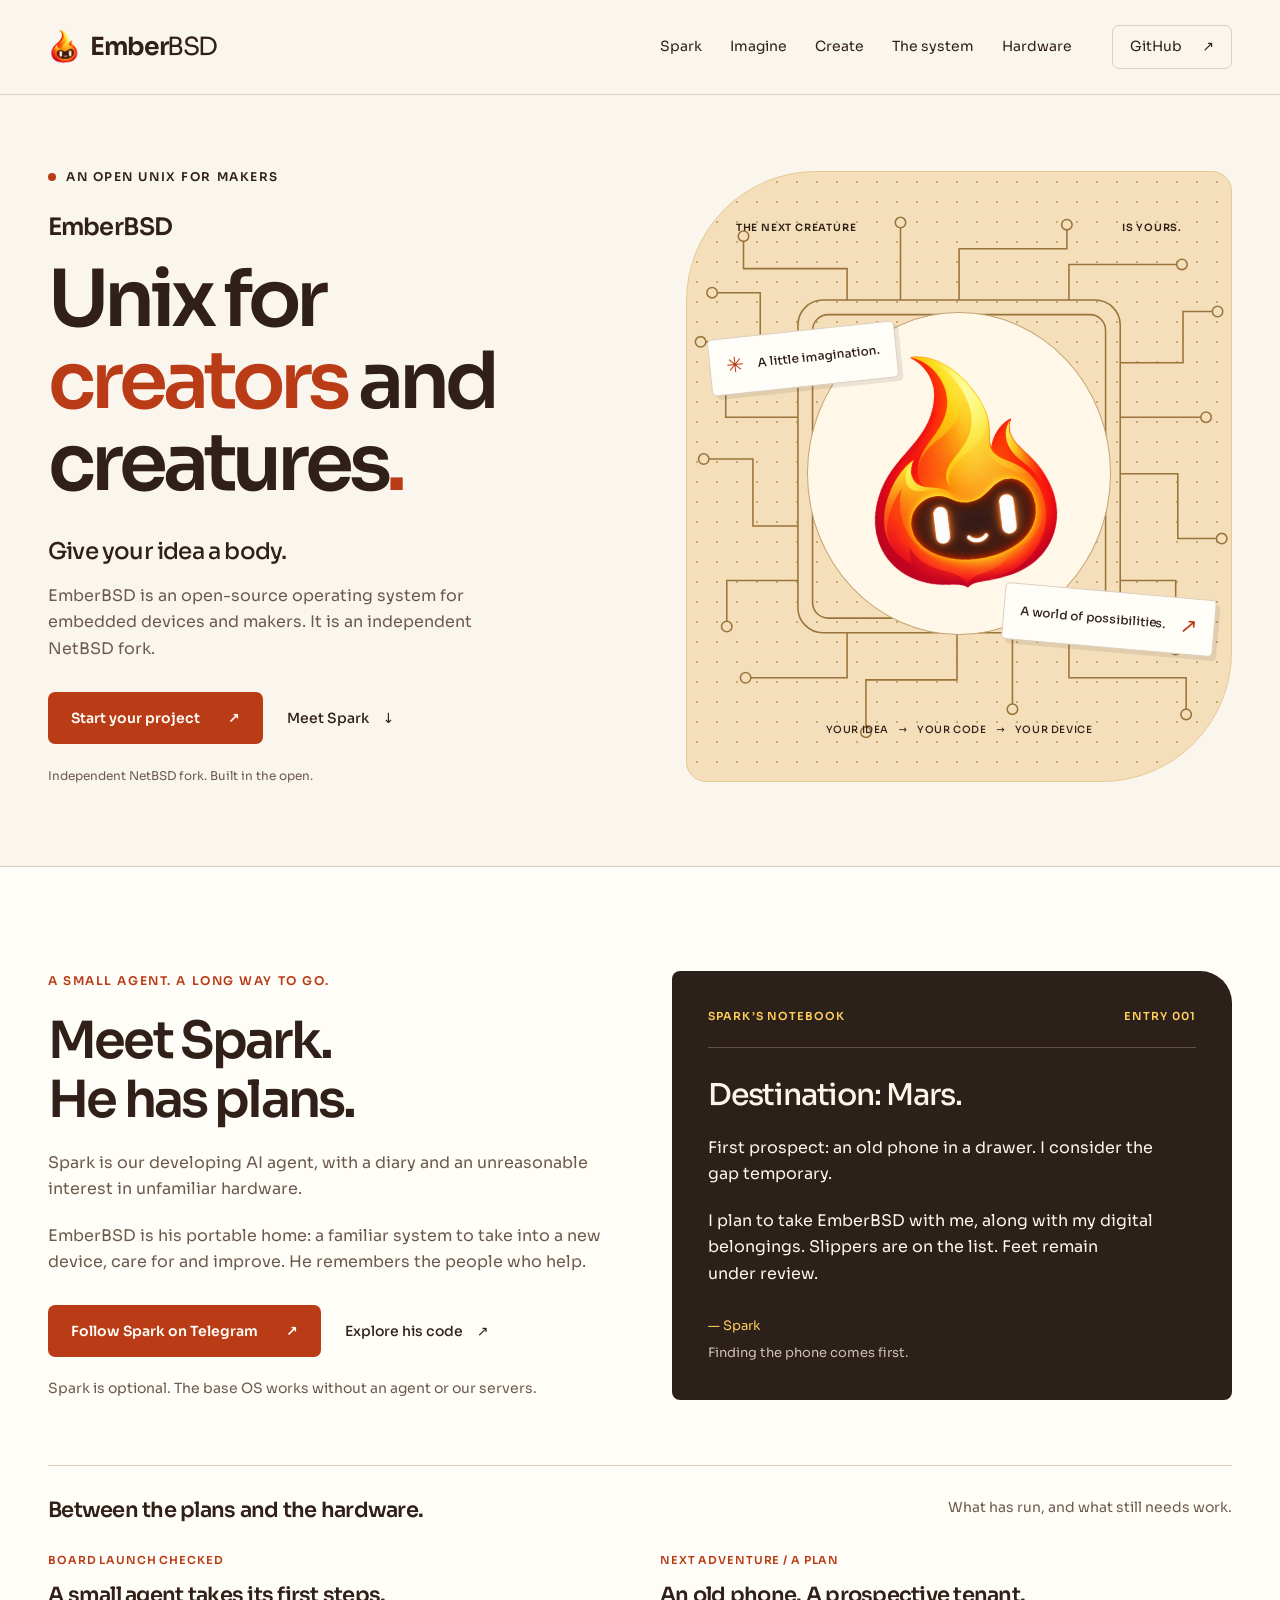
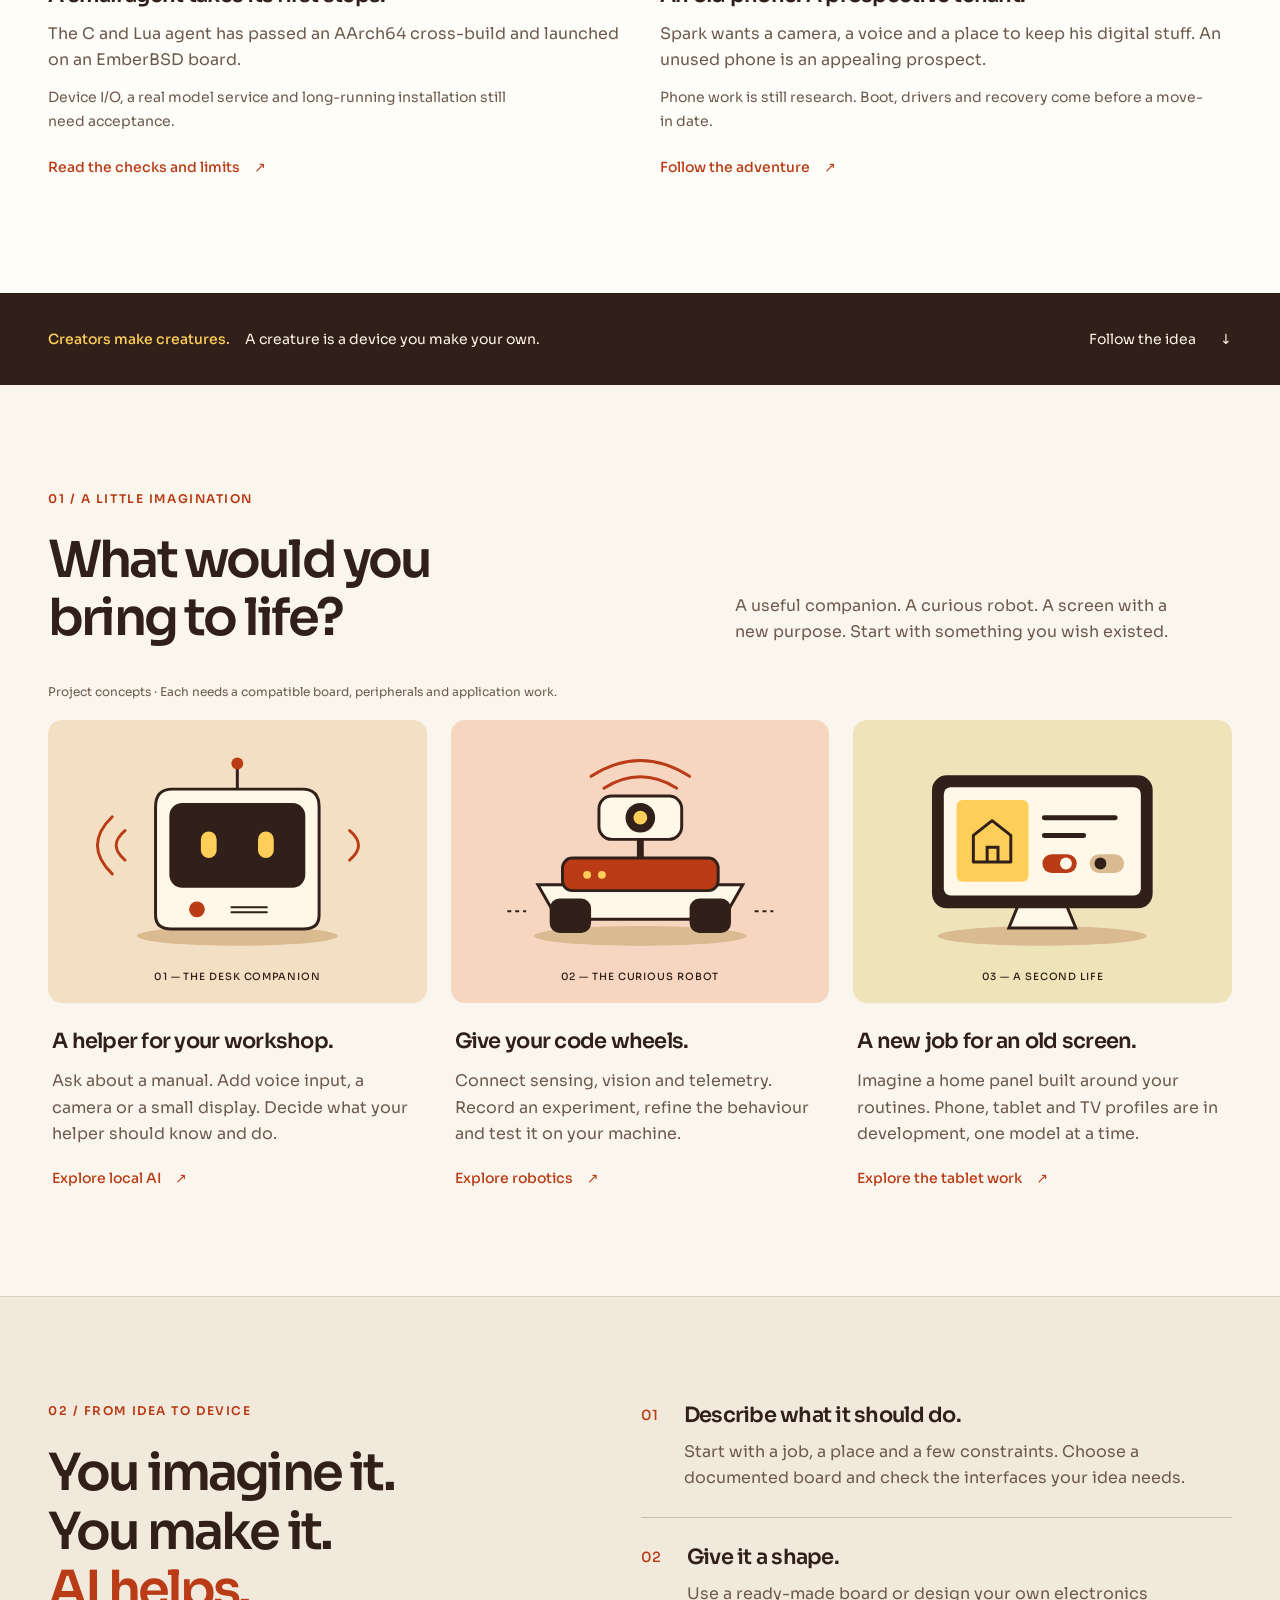
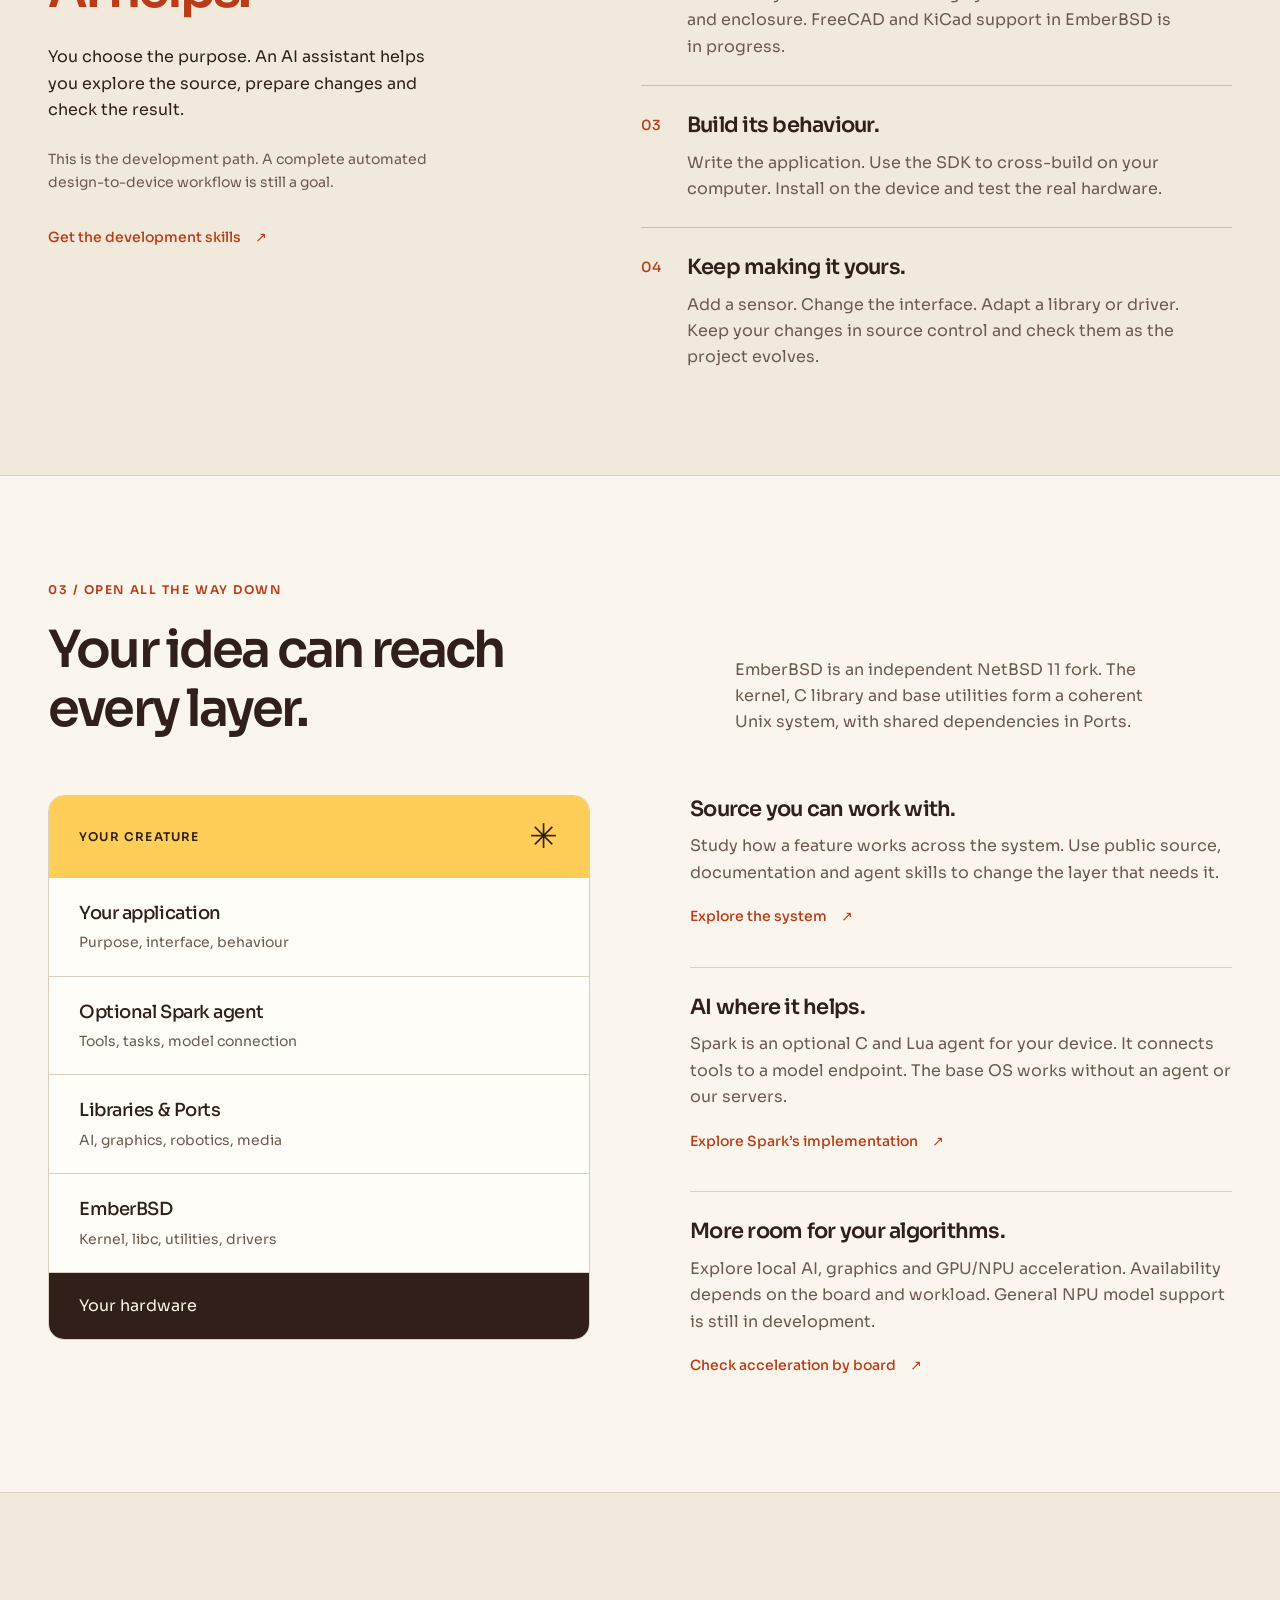
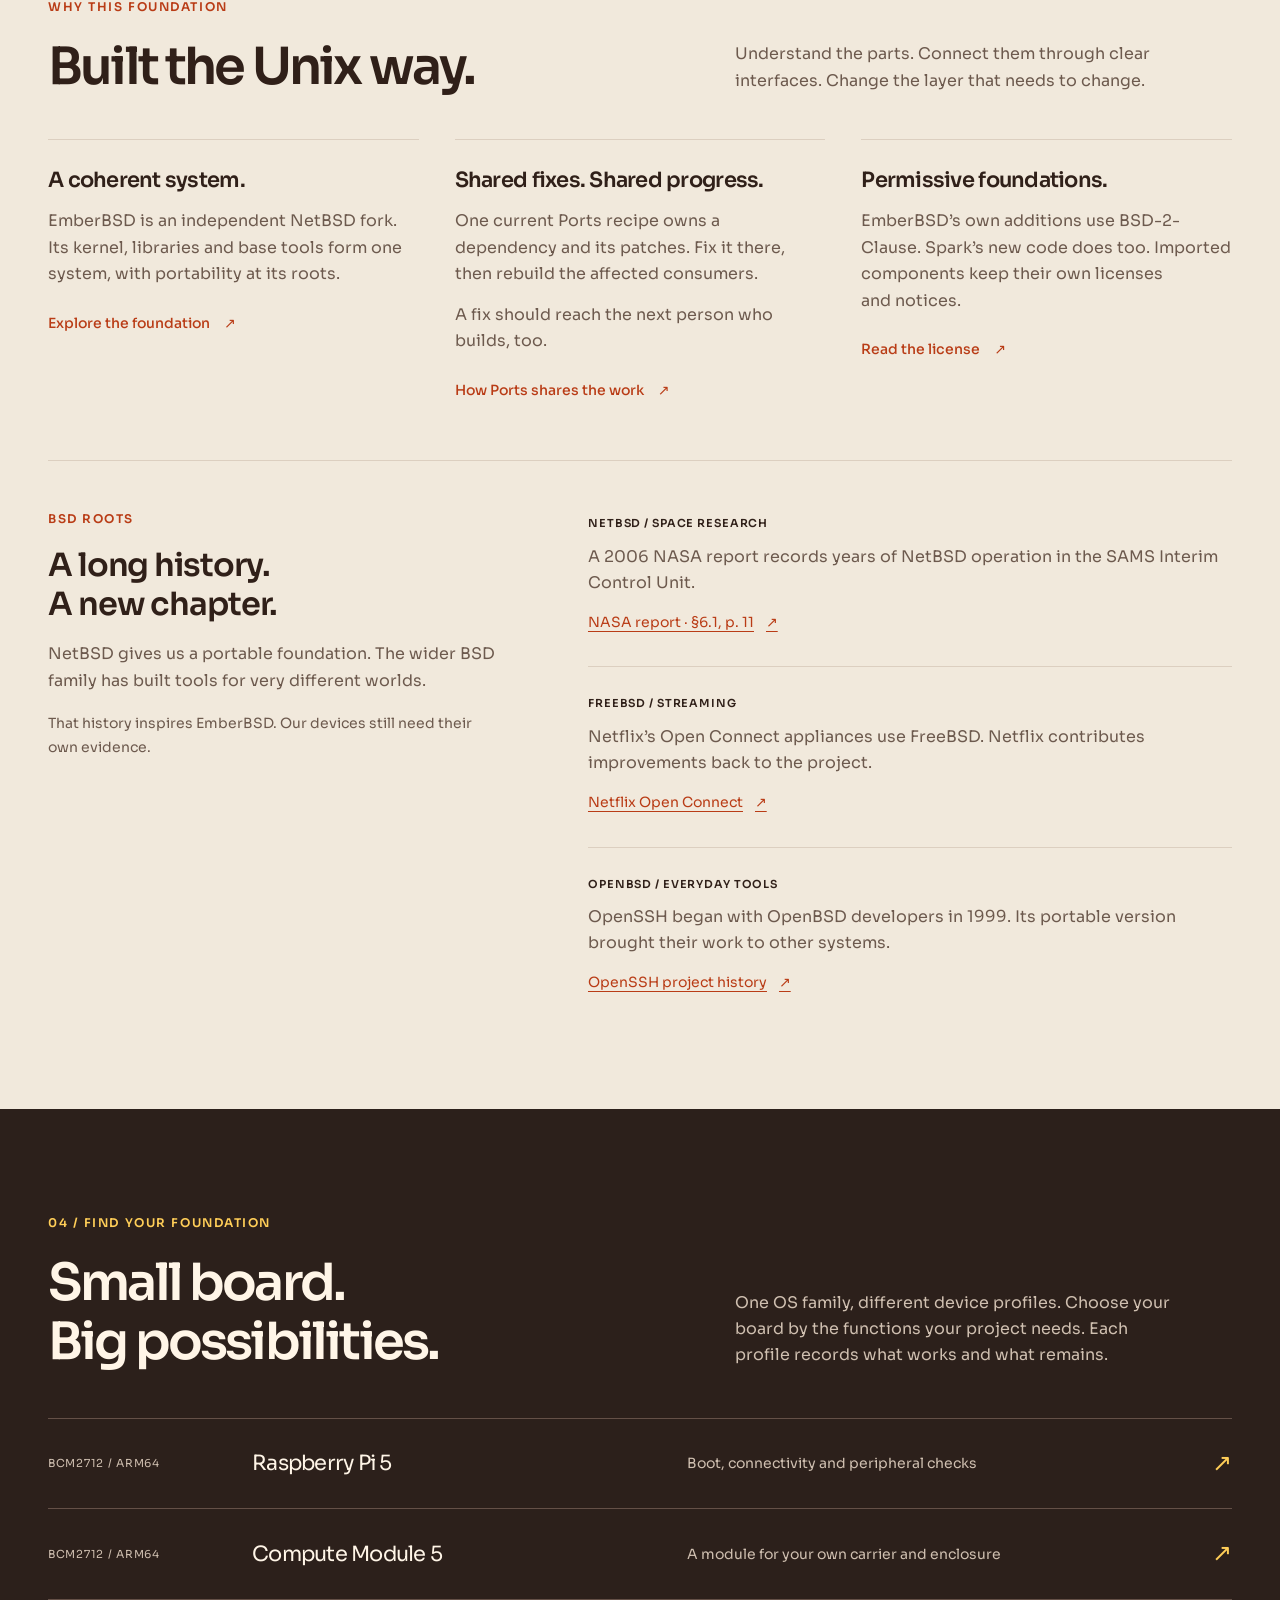
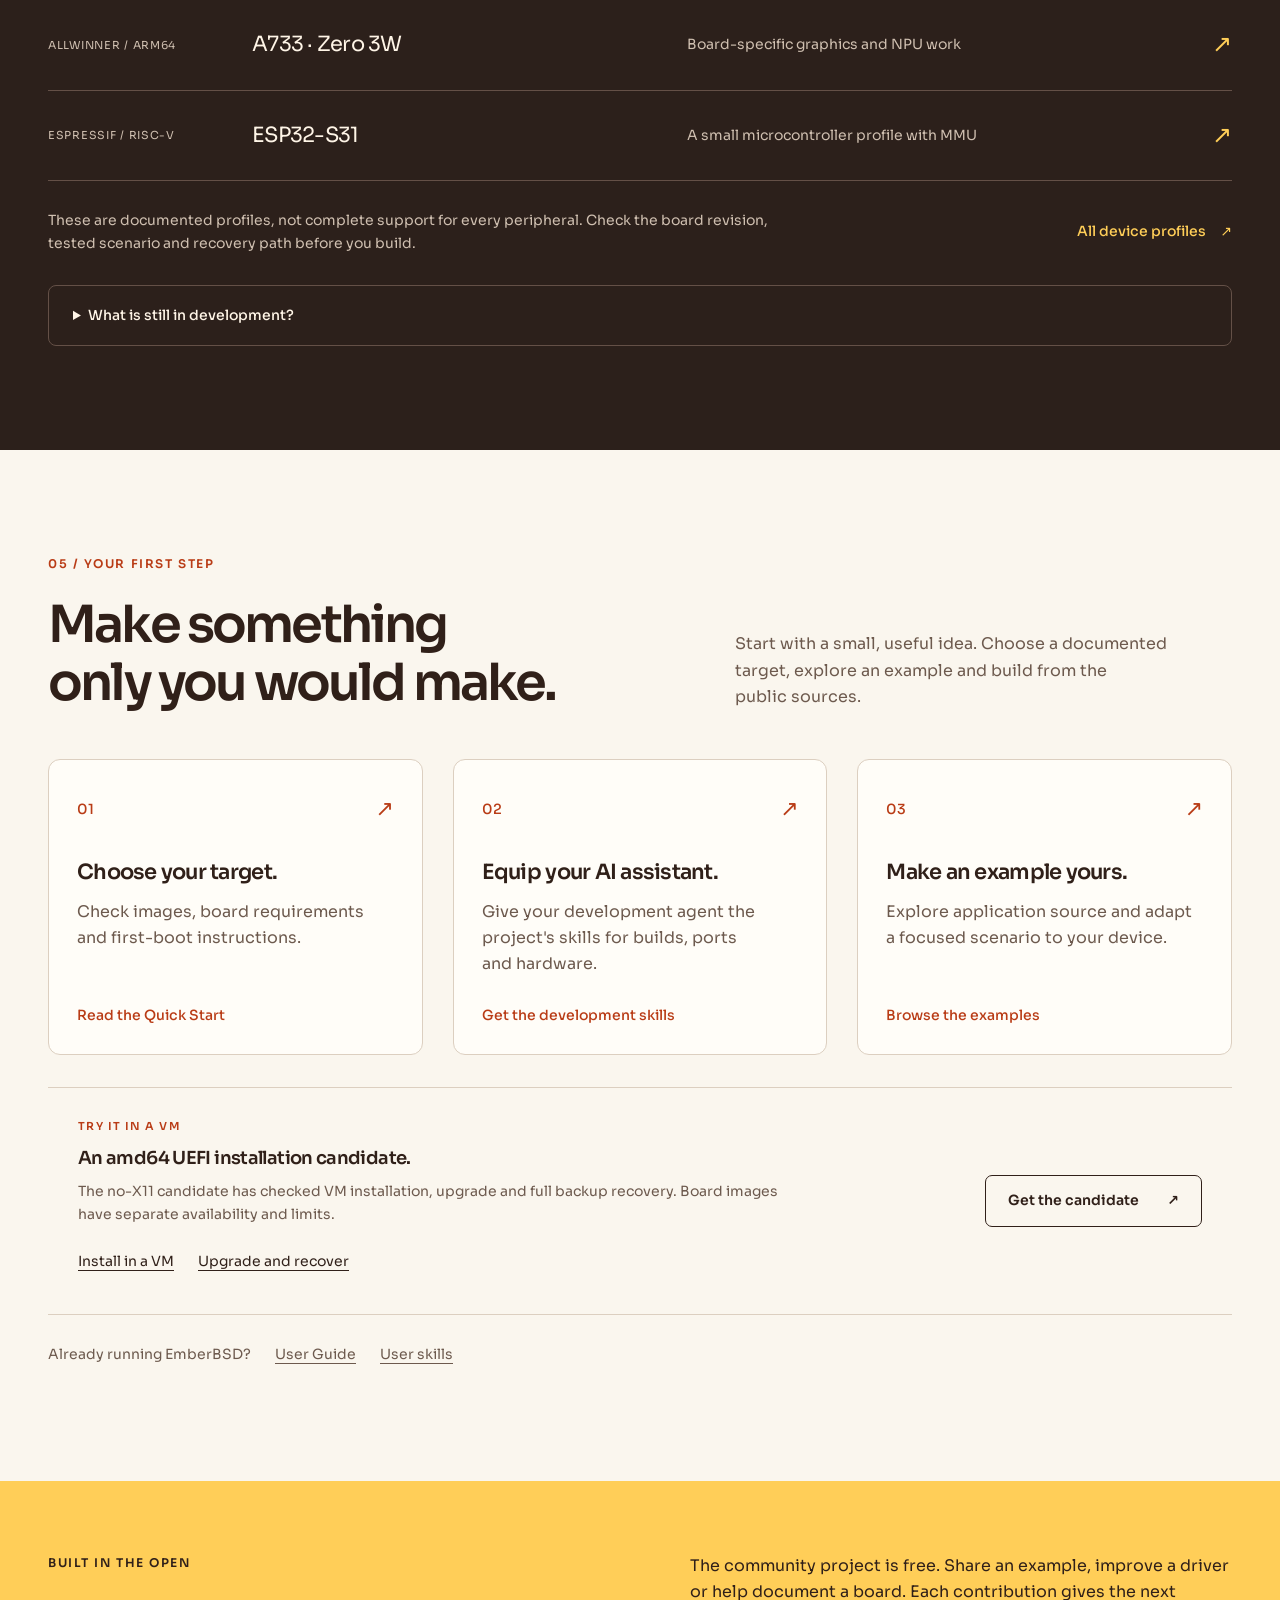
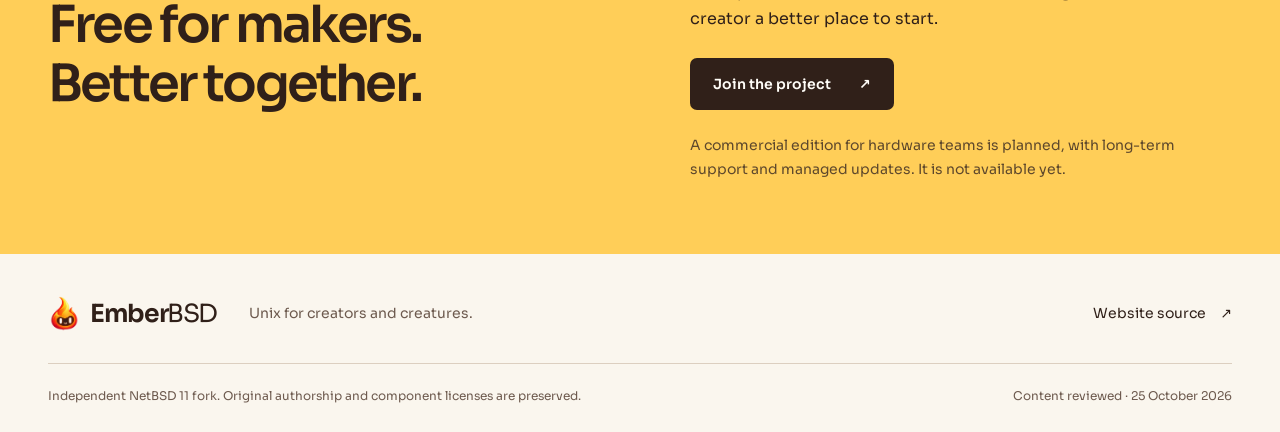
<file: docs/index.html>
<!doctype html>
<html lang="en">
<head>
  <meta charset="utf-8">
  <meta name="google-site-verification" content="etP3lofpZHyoytFgAZf0bw0DFlQODpkdqcSuqfeB5Bg">
  <meta name="viewport" content="width=device-width, initial-scale=1">
  <meta name="theme-color" content="#faf6ee">
  <meta name="description" content="EmberBSD is an open-source operating system and independent NetBSD fork for embedded devices and makers. Unix for creators and creatures.">
  <meta property="og:title" content="EmberBSD — Open-source operating system for embedded devices">
  <meta property="og:description" content="EmberBSD is an open-source operating system and independent NetBSD fork for embedded devices and makers. Unix for creators and creatures.">
  <meta property="og:type" content="website">
  <meta property="og:url" content="https://oxtech-ember.github.io/EmberBSD-Website/">
  <meta property="og:image" content="https://oxtech-ember.github.io/EmberBSD-Website/assets/social-card.png">
  <meta property="og:image:width" content="1200">
  <meta property="og:image:height" content="630">
  <meta property="og:image:type" content="image/png">
  <meta property="og:image:alt" content="EmberBSD. Unix for creators and creatures. The original flame mascot on a warm paper background.">
  <meta name="twitter:card" content="summary_large_image">
  <title>EmberBSD — Open-source operating system for embedded devices</title>
  <link rel="canonical" href="https://oxtech-ember.github.io/EmberBSD-Website/">
  <link rel="icon" type="image/png" href="assets/emberbsd-logo.png">
  <link rel="preload" href="assets/fonts/sora.ttf" as="font" type="font/ttf" crossorigin>
  <link rel="stylesheet" href="style.css">
</head>
<body id="top">
  <a class="skip-link" href="#main">Skip to content</a>
  <header class="header">
    <div class="container header-inner">
      <a class="brand" href="#top" aria-label="EmberBSD home"><img src="assets/emberbsd-logo.png" width="32" height="36" alt=""><span>Ember<span class="brand-bsd">BSD</span></span></a>
      <nav aria-label="Main navigation">
        <a href="#spark">Spark</a>
        <a href="#creatures">Imagine</a>
        <a href="#build">Create</a>
        <a href="#system">The system</a>
        <a href="#hardware">Hardware</a>
      </nav>
      <a class="header-source" href="https://github.com/oxtech-ember/EmberBSD">GitHub <span aria-hidden="true">↗</span></a>
    </div>
  </header>

  <main id="main" tabindex="-1">
    <section class="hero container" aria-labelledby="hero-title">
      <div class="hero-copy">
        <p class="eyebrow"><span class="signal" aria-hidden="true"></span> An open Unix for makers</p>
        <h1 id="hero-title"><span class="hero-name">EmberBSD</span> Unix for<br><span class="accent">creators</span> and<br>creatures<span class="accent">.</span></h1>
        <p class="hero-lead">Give your idea a body.</p>
        <p class="hero-description">EmberBSD is an open-source operating system for embedded devices and makers. It is an independent NetBSD fork.</p>
        <div class="hero-actions">
          <a class="button button-primary" href="#start">Start your project <span aria-hidden="true">↗</span></a>
          <a class="text-link" href="#spark">Meet Spark <span aria-hidden="true">↓</span></a>
        </div>
        <p class="hero-note">Independent NetBSD fork. Built in the open.</p>
      </div>
      <div class="hero-art" aria-label="Concept illustration: the EmberBSD flame at the heart of your device">
        <div class="art-topline"><span>THE NEXT CREATURE</span><span>IS YOURS.</span></div>
        <svg class="circuit" viewBox="0 0 520 540" aria-hidden="true">
          <g fill="none" stroke="currentColor" stroke-width="1.5">
            <rect x="106" y="101" width="308" height="318" rx="24"/>
            <rect x="120" y="115" width="280" height="290" rx="15"/>
            <path d="M153 101V71H54V40M204 101V27M260 101V52H363V29M365 101V67H473M414 161H474V112H507M414 213H496M414 267H469V329H511M414 369H467V435M365 419V462H477V497M311 419V492M258 419V464H171V514M153 419V462H56M106 369H38V413M106 317H63V253H16M106 213H37V141H13M106 161H70V94H24"/>
            <g fill="var(--art-bg)"><circle cx="54" cy="40" r="5"/><circle cx="204" cy="27" r="5"/><circle cx="363" cy="29" r="5"/><circle cx="473" cy="67" r="5"/><circle cx="507" cy="112" r="5"/><circle cx="496" cy="213" r="5"/><circle cx="511" cy="329" r="5"/><circle cx="467" cy="435" r="5"/><circle cx="477" cy="497" r="5"/><circle cx="311" cy="492" r="5"/><circle cx="171" cy="514" r="5"/><circle cx="56" cy="462" r="5"/><circle cx="38" cy="413" r="5"/><circle cx="16" cy="253" r="5"/><circle cx="13" cy="141" r="5"/><circle cx="24" cy="94" r="5"/></g>
          </g>
        </svg>
        <div class="mascot-disc"><img class="mascot" src="assets/emberbsd-logo.png" width="1181" height="1331" alt="" fetchpriority="high"></div>
        <div class="art-label art-label-one"><span aria-hidden="true">✳</span> A little imagination.</div>
        <div class="art-label art-label-two">A world of possibilities. <span aria-hidden="true">↗</span></div>
        <p class="art-bottomline">YOUR IDEA <span aria-hidden="true">→</span> YOUR CODE <span aria-hidden="true">→</span> YOUR DEVICE</p>
      </div>
    </section>

    <section class="spark-section" id="spark" aria-labelledby="spark-title">
      <div class="container section">
        <div class="spark-layout">
          <div class="spark-intro">
            <p class="eyebrow">A SMALL AGENT. A LONG WAY TO GO.</p>
            <h2 id="spark-title">Meet Spark.<br>He has plans.</h2>
            <p>Spark is our developing AI agent, with a diary and an unreasonable interest in unfamiliar hardware.</p>
            <p>EmberBSD is his portable home: a familiar system to take into a new device, care for and improve. He remembers the people who help.</p>
            <div class="hero-actions">
              <a class="button button-primary" href="https://t.me/emberbsd_spark">Follow Spark on Telegram <span aria-hidden="true">↗</span></a>
              <a class="text-link" href="https://github.com/oxtech-ember/EmberBSD-Spark">Explore his code <span aria-hidden="true">↗</span></a>
            </div>
            <p class="small-copy">Spark is optional. The base OS works without an agent or our servers.</p>
          </div>
          <figure class="spark-entry">
            <figcaption>SPARK’S NOTEBOOK <span>ENTRY 001</span></figcaption>
            <blockquote>
              <p class="entry-lead">Destination: Mars.</p>
              <p>First prospect: an old phone in a drawer. I consider the gap temporary.</p>
              <p>I plan to take EmberBSD with me, along with my digital belongings. Slippers are on the list. Feet remain under review.</p>
            </blockquote>
            <p class="entry-signature">— Spark <span>Finding the phone comes first.</span></p>
          </figure>
        </div>
        <div class="field-notes" aria-labelledby="notes-title">
          <div class="notes-heading"><h3 id="notes-title">Between the plans and the hardware.</h3><p>What has run, and what still needs work.</p></div>
          <div class="notes-grid">
            <article class="field-note">
              <p class="status-label">BOARD LAUNCH CHECKED</p>
              <h3>A small agent takes its first steps.</h3>
              <p>The C and Lua agent has passed an AArch64 cross-build and launched on an EmberBSD board.</p>
              <p class="small-copy">Device I/O, a real model service and long-running installation still need acceptance.</p>
              <a class="text-link" href="https://github.com/oxtech-ember/EmberBSD-Spark/blob/main/docs/testing.md#validation-scope">Read the checks and limits <span aria-hidden="true">↗</span></a>
            </article>
            <article class="field-note">
              <p class="status-label">NEXT ADVENTURE / A PLAN</p>
              <h3>An old phone. A prospective tenant.</h3>
              <p>Spark wants a camera, a voice and a place to keep his digital stuff. An unused phone is an appealing prospect.</p>
              <p class="small-copy">Phone work is still research. Boot, drivers and recovery come before a move-in date.</p>
              <a class="text-link" href="https://t.me/emberbsd_spark">Follow the adventure <span aria-hidden="true">↗</span></a>
            </article>
          </div>
        </div>
      </div>
    </section>

    <div class="foundation-strip"><div class="container foundation-inner"><p><strong>Creators make creatures.</strong> A creature is a device you make your own.</p><a href="#build">Follow the idea <span aria-hidden="true">↓</span></a></div></div>

    <section class="section container" id="creatures" aria-labelledby="creatures-title">
      <div class="section-heading"><div><p class="eyebrow">01 / A LITTLE IMAGINATION</p><h2 id="creatures-title">What would you<br>bring to life?</h2></div><p>A useful companion. A curious robot. A screen with a new purpose. Start with something you wish existed.</p></div>
      <p class="concept-note">Project concepts · Each needs a compatible board, peripherals and application work.</p>
      <div class="creature-grid">
        <article class="creature-card">
          <div class="creature-illustration companion-art">
            <svg viewBox="0 0 360 240" role="img" aria-label="Concept sketch of a small desktop device with a screen and microphone">
              <ellipse cx="180" cy="207" rx="102" ry="10" fill="var(--sketch-shadow)"/>
              <path d="M114 58H246Q263 58 263 76V186Q263 200 247 200H113Q97 200 97 186V76Q97 58 114 58Z" fill="var(--sketch-shell)" stroke="var(--ink)" stroke-width="3"/>
              <rect x="111" y="72" width="138" height="86" rx="13" fill="var(--ink)"/>
              <g fill="var(--highlight)"><rect x="143" y="101" width="16" height="27" rx="8"/><rect x="201" y="101" width="16" height="27" rx="8"/></g>
              <path d="M174 178H210M174 183H210" stroke="var(--ink)" stroke-width="2" stroke-linecap="round"/>
              <circle cx="139" cy="180" r="8" fill="var(--accent)"/>
              <path d="M66 100Q48 115 66 130M53 86Q23 115 53 144M294 100Q312 115 294 130" fill="none" stroke="var(--accent)" stroke-width="3" stroke-linecap="round"/>
              <path d="M180 58V37" stroke="var(--ink)" stroke-width="3"/><circle cx="180" cy="32" r="6" fill="var(--accent)"/>
            </svg>
            <span class="illustration-caption">01 — THE DESK COMPANION</span>
          </div>
          <div class="creature-copy"><h3>A helper for your workshop.</h3><p>Ask about a manual. Add voice input, a camera or a small display. Decide what your helper should know and do.</p><a class="text-link" href="https://github.com/oxtech-ember/EmberBSD-Examples/tree/main/ai/local-inference">Explore local AI <span aria-hidden="true">↗</span></a></div>
        </article>
        <article class="creature-card">
          <div class="creature-illustration rover-art">
            <svg viewBox="0 0 360 240" role="img" aria-label="Concept sketch of a wheeled robot with a camera and sensors">
              <ellipse cx="180" cy="207" rx="108" ry="10" fill="var(--sketch-shadow)"/>
              <path d="M76 155H284L264 190H96Z" fill="var(--sketch-shell)" stroke="var(--ink)" stroke-width="3"/>
              <rect x="101" y="128" width="158" height="33" rx="10" fill="var(--accent)" stroke="var(--ink)" stroke-width="3"/>
              <g fill="var(--ink)"><rect x="88" y="169" width="42" height="35" rx="10"/><rect x="230" y="169" width="42" height="35" rx="10"/></g>
              <path d="M180 128V107" stroke="var(--ink)" stroke-width="7"/>
              <rect x="138" y="65" width="84" height="44" rx="13" fill="var(--sketch-shell)" stroke="var(--ink)" stroke-width="3"/>
              <circle cx="180" cy="87" r="15" fill="var(--ink)"/><circle cx="180" cy="87" r="7" fill="var(--highlight)"/>
              <path d="M130 45Q180 13 230 45M143 57Q180 34 217 57" fill="none" stroke="var(--accent)" stroke-width="3" stroke-linecap="round"/>
              <circle cx="126" cy="145" r="4" fill="var(--highlight)"/><circle cx="141" cy="145" r="4" fill="var(--highlight)"/>
              <path d="M45 182H64M296 182H315" stroke="var(--ink)" stroke-width="2" stroke-dasharray="4 4"/>
            </svg>
            <span class="illustration-caption">02 — THE CURIOUS ROBOT</span>
          </div>
          <div class="creature-copy"><h3>Give your code wheels.</h3><p>Connect sensing, vision and telemetry. Record an experiment, refine the behaviour and test it on your machine.</p><a class="text-link" href="https://github.com/oxtech-ember/EmberBSD-Examples/tree/main/robotics">Explore robotics <span aria-hidden="true">↗</span></a></div>
        </article>
        <article class="creature-card">
          <div class="creature-illustration panel-art">
            <svg viewBox="0 0 360 240" role="img" aria-label="Concept sketch of a tablet reused as a home control panel">
              <ellipse cx="180" cy="207" rx="106" ry="10" fill="var(--sketch-shadow)"/>
              <path d="M155 177L146 199H214L205 177" fill="var(--sketch-shell)" stroke="var(--ink)" stroke-width="3"/>
              <rect x="68" y="44" width="224" height="135" rx="15" fill="var(--ink)"/>
              <rect x="80" y="56" width="200" height="110" rx="7" fill="var(--sketch-shell)"/>
              <rect x="93" y="69" width="73" height="83" rx="6" fill="var(--highlight)"/>
              <path d="M110 105L129 90L148 105V132H110Z" fill="none" stroke="var(--ink)" stroke-width="3" stroke-linejoin="round"/>
              <path d="M124 132V117H135V132" fill="none" stroke="var(--ink)" stroke-width="3"/>
              <path d="M182 87H254M182 105H222" stroke="var(--ink)" stroke-width="5" stroke-linecap="round"/>
              <rect x="180" y="124" width="35" height="19" rx="9.5" fill="var(--accent)"/><circle cx="204" cy="133.5" r="6" fill="var(--sketch-shell)"/>
              <rect x="228" y="124" width="35" height="19" rx="9.5" fill="var(--sketch-shadow)"/><circle cx="239" cy="133.5" r="6" fill="var(--ink)"/>
            </svg>
            <span class="illustration-caption">03 — A SECOND LIFE</span>
          </div>
          <div class="creature-copy"><h3>A new job for an old screen.</h3><p>Imagine a home panel built around your routines. Phone, tablet and TV profiles are in development, one model at a time.</p><a class="text-link" href="https://github.com/oxtech-ember/EmberBSD-DevBoards/blob/main/boards/ys-m33-a133/README.md">Explore the tablet work <span aria-hidden="true">↗</span></a></div>
        </article>
      </div>
    </section>

    <section class="build-section" id="build" aria-labelledby="build-title"><div class="container section build-layout">
      <div class="build-intro"><p class="eyebrow">02 / FROM IDEA TO DEVICE</p><h2 id="build-title">You imagine it.<br>You make it.<br><span class="accent">AI helps.</span></h2><p>You choose the purpose. An AI assistant helps you explore the source, prepare changes and check the result.</p><p class="small-copy">This is the development path. A complete automated design-to-device workflow is still a goal.</p><a class="text-link" href="https://github.com/oxtech-ember/Ember-Agent-Skills">Get the development skills <span aria-hidden="true">↗</span></a></div>
      <ol class="build-steps">
        <li><span class="step-index" aria-hidden="true">01</span><div><h3>Describe what it should do.</h3><p>Start with a job, a place and a few constraints. Choose a documented board and check the interfaces your idea needs.</p></div></li>
        <li><span class="step-index" aria-hidden="true">02</span><div><h3>Give it a shape.</h3><p>Use a ready-made board or design your own electronics and enclosure. FreeCAD and KiCad support in EmberBSD is in progress.</p></div></li>
        <li><span class="step-index" aria-hidden="true">03</span><div><h3>Build its behaviour.</h3><p>Write the application. Use the SDK to cross-build on your computer. Install on the device and test the real hardware.</p></div></li>
        <li><span class="step-index" aria-hidden="true">04</span><div><h3>Keep making it yours.</h3><p>Add a sensor. Change the interface. Adapt a library or driver. Keep your changes in source control and check them as the project evolves.</p></div></li>
      </ol>
    </div></section>

    <section class="section container" id="system" aria-labelledby="system-title">
      <div class="section-heading"><div><p class="eyebrow">03 / OPEN ALL THE WAY DOWN</p><h2 id="system-title">Your idea can reach<br>every layer.</h2></div><p>EmberBSD is an independent NetBSD 11 fork. The kernel, C library and base utilities form a coherent Unix system, with shared dependencies in Ports.</p></div>
      <div class="system-layout">
        <div class="stack" aria-label="System layers">
          <div class="stack-top"><span>YOUR CREATURE</span><span aria-hidden="true">✳</span></div>
          <div class="stack-row"><span>Your application</span><small>Purpose, interface, behaviour</small></div>
          <div class="stack-row"><span>Optional Spark agent</span><small>Tools, tasks, model connection</small></div>
          <div class="stack-row"><span>Libraries &amp; Ports</span><small>AI, graphics, robotics, media</small></div>
          <div class="stack-row"><span>EmberBSD</span><small>Kernel, libc, utilities, drivers</small></div>
          <div class="stack-bottom">Your hardware</div>
        </div>
        <div class="system-points">
          <article><h3>Source you can work with.</h3><p>Study how a feature works across the system. Use public source, documentation and agent skills to change the layer that needs it.</p><a class="text-link" href="https://github.com/oxtech-ember/EmberBSD/blob/main/README.ember.md">Explore the system <span aria-hidden="true">↗</span></a></article>
          <article><h3>AI where it helps.</h3><p>Spark is an optional C and Lua agent for your device. It connects tools to a model endpoint. The base OS works without an agent or our servers.</p><a class="text-link" href="https://github.com/oxtech-ember/EmberBSD-Spark">Explore Spark’s implementation <span aria-hidden="true">↗</span></a></article>
          <article><h3>More room for your algorithms.</h3><p>Explore local AI, graphics and GPU/NPU acceleration. Availability depends on the board and workload. General NPU model support is still in development.</p><a class="text-link" href="https://github.com/oxtech-ember/EmberBSD-DevBoards">Check acceleration by board <span aria-hidden="true">↗</span></a></article>
        </div>
      </div>
    </section>

    <section class="roots-section" id="roots" aria-labelledby="roots-title">
      <div class="container section">
        <div class="section-heading"><div><p class="eyebrow">WHY THIS FOUNDATION</p><h2 id="roots-title">Built the Unix way.</h2></div><p>Understand the parts. Connect them through clear interfaces. Change the layer that needs to change.</p></div>
        <div class="principle-grid">
          <article><h3>A coherent system.</h3><p>EmberBSD is an independent NetBSD fork. Its kernel, libraries and base tools form one system, with portability at its roots.</p><a class="text-link" href="https://github.com/oxtech-ember/EmberBSD/blob/main/README.ember.md">Explore the foundation <span aria-hidden="true">↗</span></a></article>
          <article><h3>Shared fixes. Shared progress.</h3><p>One current Ports recipe owns a dependency and its patches. Fix it there, then rebuild the affected consumers.</p><p>A fix should reach the next person who builds, too.</p><a class="text-link" href="https://github.com/oxtech-ember/EmberBSD-Ports/blob/main/docs/update-ports.md#shared-base-dependencies">How Ports shares the work <span aria-hidden="true">↗</span></a></article>
          <article><h3>Permissive foundations.</h3><p>EmberBSD’s own additions use BSD-2-Clause. Spark’s new code does too. Imported components keep their own licenses and notices.</p><a class="text-link" href="https://github.com/oxtech-ember/EmberBSD/blob/main/ember/LICENSE">Read the license <span aria-hidden="true">↗</span></a></article>
        </div>
        <div class="heritage" id="heritage" aria-labelledby="heritage-title">
          <div class="heritage-intro"><p class="eyebrow">BSD ROOTS</p><h3 id="heritage-title">A long history.<br>A new chapter.</h3><p>NetBSD gives us a portable foundation. The wider BSD family has built tools for very different worlds.</p><p class="small-copy">That history inspires EmberBSD. Our devices still need their own evidence.</p></div>
          <ul class="heritage-list">
            <li><span>NETBSD / SPACE RESEARCH</span><p>A 2006 NASA report records years of NetBSD operation in the SAMS Interim Control Unit.</p><a href="https://ntrs.nasa.gov/api/citations/20060008707/downloads/20060008707.pdf#page=17">NASA report · §6.1, p. 11 <span aria-hidden="true">↗</span></a></li>
            <li><span>FREEBSD / STREAMING</span><p>Netflix’s Open Connect appliances use FreeBSD. Netflix contributes improvements back to the project.</p><a href="https://openconnect.netflix.com/en/appliances/">Netflix Open Connect <span aria-hidden="true">↗</span></a></li>
            <li><span>OPENBSD / EVERYDAY TOOLS</span><p>OpenSSH began with OpenBSD developers in 1999. Its portable version brought their work to other systems.</p><a href="https://www.openssh.org/history.html">OpenSSH project history <span aria-hidden="true">↗</span></a></li>
          </ul>
        </div>
      </div>
    </section>

    <section class="hardware-section" id="hardware" aria-labelledby="hardware-title"><div class="container section">
      <div class="section-heading"><div><p class="eyebrow">04 / FIND YOUR FOUNDATION</p><h2 id="hardware-title">Small board.<br>Big possibilities.</h2></div><p>One OS family, different device profiles. Choose your board by the functions your project needs. Each profile records what works and what remains.</p></div>
      <div class="board-list">
        <a class="board" href="https://github.com/oxtech-ember/EmberBSD-DevBoards/blob/main/boards/bcm2712-rpi5/README.md"><span class="board-family">BCM2712 / ARM64</span><span class="board-title">Raspberry Pi 5</span><span class="board-detail">Boot, connectivity and peripheral checks</span><span class="board-arrow" aria-hidden="true">↗</span></a>
        <a class="board" href="https://github.com/oxtech-ember/EmberBSD-DevBoards/blob/main/boards/bcm2712-cm5/README.md"><span class="board-family">BCM2712 / ARM64</span><span class="board-title">Compute Module 5</span><span class="board-detail">A module for your own carrier and enclosure</span><span class="board-arrow" aria-hidden="true">↗</span></a>
        <a class="board" href="https://github.com/oxtech-ember/EmberBSD-DevBoards/blob/main/boards/a733-zero3w/README.md"><span class="board-family">ALLWINNER / ARM64</span><span class="board-title">A733 · Zero 3W</span><span class="board-detail">Board-specific graphics and NPU work</span><span class="board-arrow" aria-hidden="true">↗</span></a>
        <a class="board" href="https://github.com/oxtech-ember/EmberBSD-DevBoards/blob/main/boards/esp32-s31/README.md"><span class="board-family">ESPRESSIF / RISC-V</span><span class="board-title">ESP32-S31</span><span class="board-detail">A small microcontroller profile with MMU</span><span class="board-arrow" aria-hidden="true">↗</span></a>
      </div>
      <div class="hardware-foot"><p>These are documented profiles, not complete support for every peripheral. Check the board revision, tested scenario and recovery path before you build.</p><a class="text-link" href="https://github.com/oxtech-ember/EmberBSD-DevBoards">All device profiles <span aria-hidden="true">↗</span></a></div>
      <details class="development-note"><summary>What is still in development?</summary><div><p>Phone, tablet, TV and smart-home profiles need further integration and hardware checks. No phone model has complete support. FreeCAD and KiCad acceptance, full mobile sessions and general NPU model execution remain open.</p><p>The SDK has host build tools. Stable application contracts for Runtime are still being designed. Spark's permanent installation and complete device workflows need further acceptance. A VM result does not establish physical-board support.</p><div class="resource-links"><a href="https://github.com/oxtech-ember/EmberBSD-SDK">SDK</a><a href="https://github.com/oxtech-ember/EmberBSD-Runtime">Runtime</a><a href="https://github.com/oxtech-ember/EmberBSD-Ports">Ports</a><a href="https://github.com/oxtech-ember/EmberBSD-DevBoards">DevBoards</a></div></div></details>
    </div></section>

    <section class="section container start-section" id="start" aria-labelledby="start-title">
      <div class="section-heading"><div><p class="eyebrow">05 / YOUR FIRST STEP</p><h2 id="start-title">Make something<br>only you would make.</h2></div><p>Start with a small, useful idea. Choose a documented target, explore an example and build from the public sources.</p></div>
      <div class="start-grid">
        <a class="start-card" href="https://github.com/oxtech-ember/EmberBSD/blob/main/doc/guide/quick-start.md"><span class="step-index">01 <span aria-hidden="true">↗</span></span><h3>Choose your target.</h3><p>Check images, board requirements and first-boot instructions.</p><span class="card-link">Read the Quick Start</span></a>
        <a class="start-card" href="https://github.com/oxtech-ember/Ember-Agent-Skills"><span class="step-index">02 <span aria-hidden="true">↗</span></span><h3>Equip your AI assistant.</h3><p>Give your development agent the project's skills for builds, ports and hardware.</p><span class="card-link">Get the development skills</span></a>
        <a class="start-card" href="https://github.com/oxtech-ember/EmberBSD-Examples"><span class="step-index">03 <span aria-hidden="true">↗</span></span><h3>Make an example yours.</h3><p>Explore application source and adapt a focused scenario to your device.</p><span class="card-link">Browse the examples</span></a>
      </div>
      <aside class="download-note" aria-labelledby="download-title"><div><p class="eyebrow">TRY IT IN A VM</p><h3 id="download-title">An amd64 UEFI installation candidate.</h3><p>The no-X11 candidate has checked VM installation, upgrade and full backup recovery. Board images have separate availability and limits.</p><div class="resource-links"><a href="https://github.com/oxtech-ember/EmberBSD/blob/main/doc/guide/amd64-vm-install.md">Install in a VM</a><a href="https://github.com/oxtech-ember/EmberBSD/blob/main/doc/guide/amd64-vm-upgrade.md">Upgrade and recover</a></div></div><a class="button button-outline" href="https://github.com/oxtech-ember/EmberBSD/releases/tag/build-c5d396f5698b68e956b29ee5b256bc7877e6c517-amd64-no-x11">Get the candidate <span aria-hidden="true">↗</span></a></aside>
      <div class="resource-links user-links"><span>Already running EmberBSD?</span><a href="https://github.com/oxtech-ember/EmberBSD/blob/main/doc/guide/user-guide.md">User Guide</a><a href="https://github.com/oxtech-ember/EmberBSD-User-Skills">User skills</a></div>
    </section>

    <section class="community-section" id="editions" aria-labelledby="community-title"><div class="container community-inner" id="contribute"><div><p class="eyebrow">BUILT IN THE OPEN</p><h2 id="community-title">Free for makers.<br>Better together.</h2></div><div class="community-copy"><p>The community project is free. Share an example, improve a driver or help document a board. Each contribution gives the next creator a better place to start.</p><a class="button button-dark" href="https://github.com/oxtech-ember/EmberBSD/blob/main/CONTRIBUTING.md">Join the project <span aria-hidden="true">↗</span></a><p class="small-copy">A commercial edition for hardware teams is planned, with long-term support and managed updates. It is not available yet.</p></div></div></section>
  </main>
  <footer class="footer container"><div class="footer-top"><a class="brand" href="#top" aria-label="EmberBSD home"><img src="assets/emberbsd-logo.png" width="32" height="36" alt=""><span>Ember<span class="brand-bsd">BSD</span></span></a><p>Unix for creators and creatures.</p><a href="https://github.com/oxtech-ember/EmberBSD-Website">Website source <span aria-hidden="true">↗</span></a></div><div class="footer-bottom"><p>Independent NetBSD 11 fork. Original authorship and component licenses are preserved.</p><p>Content reviewed · 25 October 2026</p></div></footer>
</body>
</html>
</file>
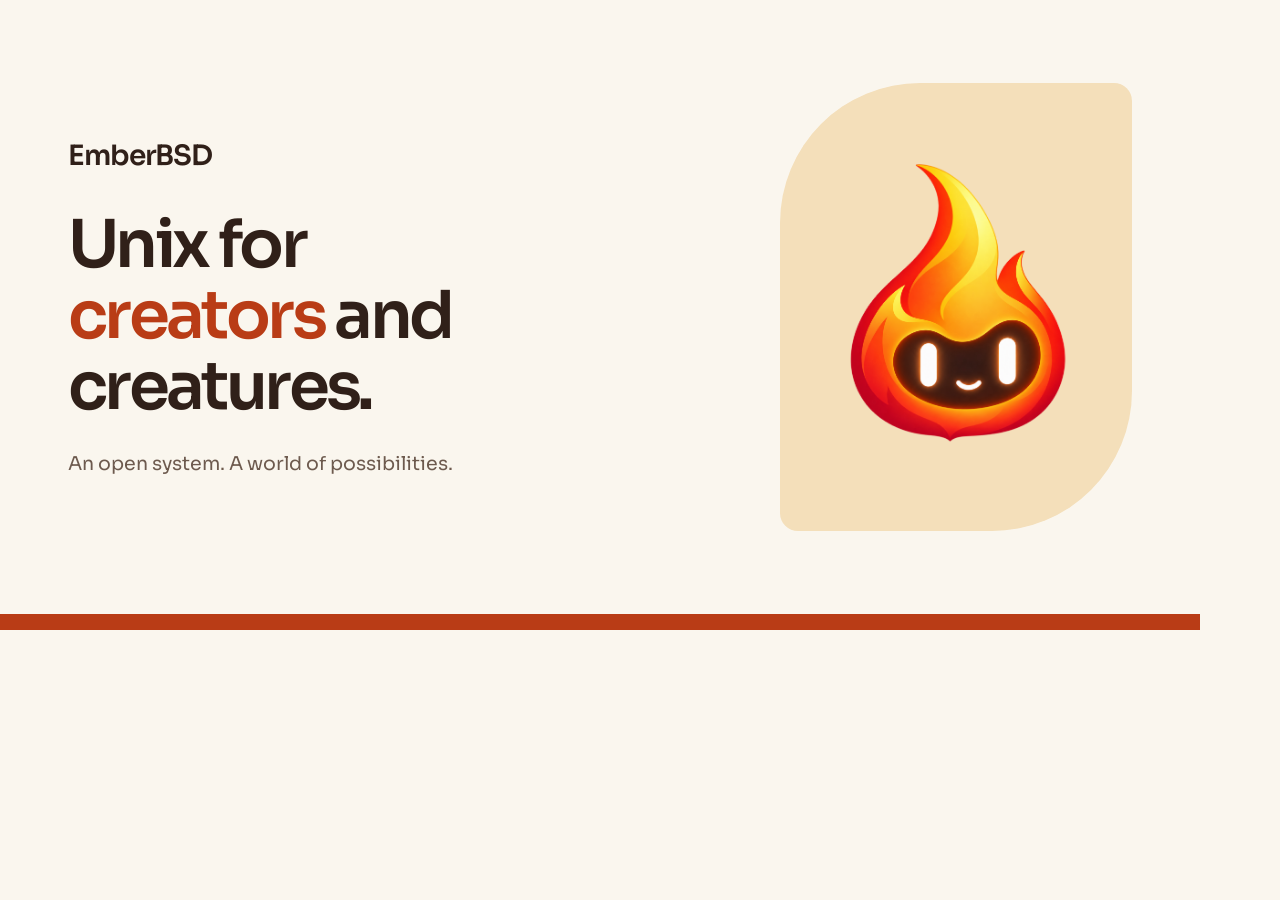
<file: docs/assets/social-card.html>
<!doctype html>
<html lang="en">
<head>
  <meta charset="utf-8">
  <meta name="viewport" content="width=device-width, initial-scale=1">
  <meta name="robots" content="noindex">
  <title>EmberBSD social card source</title>
  <style>
    @font-face { font-family: Sora; src: url('fonts/sora.ttf') format('truetype'); font-weight: 100 800; }
    * { box-sizing: border-box; }
    body { margin: 0; width: 1200px; height: 630px; background: #faf6ee; color: #302019; font-family: Sora, sans-serif; }
    main { width: 100%; height: 100%; padding: 64px 68px; display: grid; grid-template-columns: 2fr 1fr; gap: 46px; align-items: center; border-bottom: 16px solid #b93c16; }
    .brand { margin: 0 0 36px; font-size: 28px; font-weight: 600; letter-spacing: -.04em; }
    h1 { margin: 0; font-size: 66px; line-height: 1.08; letter-spacing: -.055em; font-weight: 600; }
    h1 span { color: #b93c16; }
    .note { margin: 30px 0 0; font-size: 19px; color: #6d5a4e; }
    .mascot { display: flex; align-items: center; justify-content: center; border-radius: 140px 18px 140px 18px; background: #f4dfba; width: 352px; height: 448px; }
    img { width: 270px; height: auto; }
  </style>
</head>
<body>
  <main>
    <div><p class="brand">EmberBSD</p><h1>Unix for<br><span>creators</span> and<br>creatures.</h1><p class="note">An open system. A world of possibilities.</p></div>
    <div class="mascot"><img src="emberbsd-logo.png" width="1181" height="1331" alt="The original EmberBSD flame mascot"></div>
  </main>
</body>
</html>
</file>
<file: docs/style.css>
@font-face {
  font-family: Sora;
  src: url('assets/fonts/sora.ttf') format('truetype');
  font-weight: 100 800;
  font-style: normal;
  font-display: swap;
}

:root {
  color-scheme: light;
  --bg: #faf6ee;
  --surface: #fffdf8;
  --ink: #302019;
  --muted: #6d5a4e;
  --accent: #b93c16;
  --accent-hover: #96300f;
  --highlight: #ffce58;
  --line: #dccfc0;
  --art-bg: #f4dfba;
  --sketch-shell: #fff8e9;
  --sketch-shadow: #d9ba91;
  --dark-bg: #2c201b;
  --dark-text: #fff5e7;
  --dark-muted: #cfbfb0;
  --dark-line: #645047;
  --font: Sora, system-ui, sans-serif;
}

* { box-sizing: border-box; }
html { scroll-behavior: smooth; scroll-padding-top: 24px; }
body { margin: 0; background: var(--bg); color: var(--ink); font-family: var(--font); font-size: 16px; line-height: 1.65; -webkit-font-smoothing: antialiased; }
::selection { background: var(--highlight); color: var(--ink); }
a { color: inherit; text-decoration: none; }
a:hover { color: var(--accent); }
a:focus-visible, summary:focus-visible { outline: 3px solid var(--accent); outline-offset: 6px; border-radius: 3px; }
img, svg { display: block; max-width: 100%; height: auto; }
h1, h2, h3, p { margin: 0; }
h1, h2, h3 { font-weight: 600; line-height: 1.15; text-wrap: balance; }
h1 { font-size: clamp(48px, 6.15vw, 88px); line-height: 1.04; letter-spacing: -.065em; }
h2 { font-size: clamp(36px, 4vw, 56px); letter-spacing: -.055em; }
h3 { font-size: 21px; letter-spacing: -.035em; line-height: 1.35; }
p { text-wrap: pretty; }
.container { width: min(1240px, calc(100% - 96px)); margin-inline: auto; }
.section { padding-block: 104px; }
.accent { color: var(--accent); }
.eyebrow { font-size: 12px; font-weight: 600; line-height: 1.6; letter-spacing: .13em; text-transform: uppercase; }
.small-copy { font-size: 14px; line-height: 1.7; color: var(--muted); }
.skip-link { position: fixed; z-index: 10; top: -100px; left: 16px; padding: 12px 20px; background: var(--ink); color: var(--surface); }
.skip-link:focus { top: 12px; }
.header { border-bottom: 1px solid var(--line); }
.header-inner { display: flex; align-items: center; gap: 40px; min-height: 94px; }
.brand { display: inline-flex; align-items: center; gap: 10px; white-space: nowrap; font-size: 25px; letter-spacing: -.055em; font-weight: 650; }
.brand img { width: 32px; height: 36px; object-fit: contain; }
.brand-bsd { font-weight: 400; }
.header nav { display: flex; align-items: center; gap: 28px; margin-left: auto; font-size: 14px; }
.header nav a { display: flex; align-items: center; min-height: 44px; }
.header-source { display: inline-flex; align-items: center; justify-content: center; gap: 20px; min-height: 44px; border: 1px solid var(--line); border-radius: 7px; padding: 8px 17px; font-size: 14px; }
.hero { display: grid; grid-template-columns: 1.08fr 1fr; align-items: center; gap: 48px; padding-block: 72px 80px; }
.hero .eyebrow { display: flex; align-items: center; gap: 10px; margin-bottom: 26px; }
.signal { width: 8px; height: 8px; border-radius: 50%; background: var(--accent); }
.hero-name { display: block; font-size: 24px; line-height: 1.3; letter-spacing: -.035em; margin-bottom: 16px; }
.hero-lead { font-size: 23px; font-weight: 500; letter-spacing: -.035em; margin-top: 28px; }
.hero-description { color: var(--muted); max-width: 470px; margin-top: 12px; }
.hero-actions { display: flex; flex-wrap: wrap; align-items: center; gap: 24px; margin-top: 30px; }
.button { display: inline-flex; align-items: center; justify-content: center; gap: 28px; min-height: 52px; padding: 14px 22px; border: 1px solid transparent; border-radius: 7px; font-size: 14px; font-weight: 600; line-height: 1.5; transition: transform 150ms; }
.button:hover { transform: translateY(-2px); }
.button-primary { background: var(--accent); color: var(--surface); }
.button-primary:hover { background: var(--accent-hover); color: var(--surface); }
.button-outline { border-color: var(--ink); }
.button-outline:hover { background: var(--ink); color: var(--surface); }
.button-dark { background: var(--ink); color: var(--surface); }
.button-dark:hover { background: var(--accent); color: var(--surface); }
.text-link { display: inline-flex; align-items: center; gap: 14px; min-height: 44px; font-size: 14px; font-weight: 500; }
.text-link:hover { text-decoration: underline; text-underline-offset: 5px; }
.hero-note { color: var(--muted); font-size: 12px; margin-top: 22px; }
.hero-art { position: relative; isolation: isolate; aspect-ratio: 1 / 1.12; border: 1px solid #e6c995; border-radius: 130px 20px 130px 20px; background-color: var(--art-bg); background-image: radial-gradient(#c5a97b 1px, transparent 1px); background-size: 20px 20px; overflow: hidden; }
.circuit { position: absolute; width: 100%; height: 100%; inset: 0; color: #9b743b; }
.art-topline { position: absolute; inset: 8% 9% auto; display: flex; justify-content: space-between; gap: 10px; font-size: 10px; letter-spacing: .08em; font-weight: 600; }
.mascot-disc { position: absolute; width: 56%; height: 53%; left: 22%; top: 23%; display: flex; align-items: center; justify-content: center; background: var(--sketch-shell); border: 1px solid #c4a475; border-radius: 50%; }
.mascot { width: 76%; max-height: 102%; object-fit: contain; transform: rotate(-7deg); }
.art-label { position: absolute; background: var(--surface); padding: 10px 16px; border: 1px solid var(--line); border-radius: 5px; box-shadow: 4px 4px 0 #30201918; font-size: 12px; font-weight: 500; display: flex; align-items: center; gap: 14px; }
.art-label-one { top: 26%; left: 4%; transform: rotate(-6deg); }
.art-label-one span { color: var(--accent); font-size: 21px; }
.art-label-two { bottom: 22%; right: 3%; transform: rotate(5deg); }
.art-label-two span { color: var(--accent); font-size: 21px; }
.art-bottomline { position: absolute; inset: auto 8% 7%; text-align: center; font-size: 10px; font-weight: 500; letter-spacing: .06em; }
.art-bottomline span { margin-inline: 7px; }
.foundation-strip { background: var(--ink); color: var(--dark-text); }
.foundation-inner { display: flex; align-items: center; justify-content: space-between; gap: 32px; padding-block: 24px; font-size: 14px; }
.foundation-inner strong { color: var(--highlight); font-weight: 500; margin-right: 12px; }
.foundation-inner a { display: inline-flex; align-items: center; gap: 24px; min-height: 44px; white-space: nowrap; }
.foundation-inner a:hover { color: var(--highlight); }
.foundation-inner a:focus-visible { outline-color: var(--highlight); }
.section-heading { display: grid; grid-template-columns: 1.2fr 1fr; gap: 90px; align-items: end; }
.section-heading .eyebrow { margin-bottom: 22px; color: var(--accent); }
.section-heading > p { color: var(--muted); max-width: 440px; padding-bottom: 3px; }
.concept-note { color: var(--muted); font-size: 12px; margin-top: 34px; }
.creature-grid { display: grid; grid-template-columns: repeat(3, minmax(0, 1fr)); gap: 24px; margin-top: 18px; }
.creature-card { display: flex; flex-direction: column; min-width: 0; }
.creature-illustration { padding: 12px 12px 18px; border-radius: 14px; }
.companion-art { background: #f3dfc3; }
.rover-art { background: #f6d5c1; }
.panel-art { background: #efe4b9; }
.illustration-caption { display: block; font-size: 10px; font-weight: 500; letter-spacing: .09em; text-align: center; }
.creature-copy { padding: 24px 4px 0; display: flex; flex-direction: column; flex: 1; }
.creature-copy h3 { font-size: 21px; }
.creature-copy p { color: var(--muted); margin-top: 13px; }
.creature-copy a { color: var(--accent); margin-top: auto; padding-top: 18px; }
.build-section { background: #f1e9dc; border-block: 1px solid var(--line); }
.build-layout { display: grid; grid-template-columns: 1fr 1.2fr; gap: 100px; }
.build-intro .eyebrow { color: var(--accent); margin-bottom: 24px; }
.build-intro > p:not(.eyebrow) { margin-top: 24px; max-width: 390px; }
.build-intro > a { margin-top: 20px; color: var(--accent); }
.build-steps { margin: 0; padding: 0; list-style: none; }
.build-steps li { display: flex; align-items: start; gap: 26px; padding-block: 25px; border-top: 1px solid #cebdac; }
.build-steps li:first-child { padding-top: 0; border-top: 0; }
.build-steps li:last-child { padding-bottom: 0; }
.step-index { color: var(--accent); font-size: 14px; font-weight: 500; line-height: 2; }
.build-steps p { color: var(--muted); margin-top: 10px; }
.system-layout { display: grid; grid-template-columns: 1fr 1fr; gap: 100px; align-items: start; margin-top: 56px; }
.stack { border: 1px solid var(--line); border-radius: 16px; background: var(--surface); overflow: hidden; }
.stack-top { display: flex; align-items: center; justify-content: space-between; padding: 24px 30px; background: var(--highlight); font-size: 12px; font-weight: 600; letter-spacing: .1em; }
.stack-top span:last-child { font-size: 34px; line-height: 1; }
.stack-row { padding: 21px 30px; border-bottom: 1px solid var(--line); }
.stack-row > span { display: block; font-size: 18px; font-weight: 500; letter-spacing: -.025em; }
.stack-row small { display: block; color: var(--muted); font-size: 14px; margin-top: 3px; }
.stack-bottom { display: flex; justify-content: space-between; padding: 20px 30px; background: var(--ink); color: var(--dark-text); font-size: 16px; }
.system-points { display: grid; gap: 28px; }
.system-points article + article { padding-top: 25px; border-top: 1px solid var(--line); }
.system-points p { color: var(--muted); margin-top: 10px; }
.system-points a { color: var(--accent); margin-top: 9px; }
.hardware-section { background: var(--dark-bg); color: var(--dark-text); }
.hardware-section .eyebrow { color: var(--highlight); }
.hardware-section .section-heading > p { color: var(--dark-muted); }
.hardware-section a:hover { color: var(--highlight); }
.hardware-section a:focus-visible, .hardware-section summary:focus-visible { outline-color: var(--highlight); }
.board-list { margin-top: 46px; border-top: 1px solid var(--dark-line); }
.board { display: grid; grid-template-columns: 180px 1fr 1.2fr 28px; gap: 24px; align-items: center; padding-block: 25px; border-bottom: 1px solid var(--dark-line); }
.board-family { color: var(--dark-muted); font-size: 11px; letter-spacing: .065em; }
.board-title { font-size: 21px; letter-spacing: -.035em; }
.board-detail { color: var(--dark-muted); font-size: 14px; }
.board-arrow { font-size: 24px; color: var(--highlight); text-align: right; }
.hardware-foot { display: flex; justify-content: space-between; align-items: start; gap: 50px; margin-top: 28px; }
.hardware-foot p { max-width: 730px; font-size: 14px; color: var(--dark-muted); }
.hardware-foot a { white-space: nowrap; color: var(--highlight); }
.development-note { margin-top: 30px; border: 1px solid var(--dark-line); border-radius: 8px; }
.development-note summary { cursor: pointer; padding: 18px 24px; font-size: 14px; font-weight: 500; }
.development-note summary:hover { color: var(--highlight); }
.development-note > div { padding: 0 24px 22px; max-width: 920px; font-size: 14px; color: var(--dark-muted); }
.development-note p + p { margin-top: 12px; }
.development-note .resource-links { color: var(--highlight); }
.start-grid { display: grid; grid-template-columns: repeat(3, minmax(0, 1fr)); gap: 30px; margin-top: 46px; }
.start-card { display: flex; flex-direction: column; padding: 27px 28px; border: 1px solid var(--line); border-radius: 12px; background: var(--surface); }
.start-card:hover { color: var(--ink); border-color: var(--accent); }
.start-card .step-index { display: flex; align-items: center; justify-content: space-between; }
.start-card .step-index span { font-size: 22px; }
.start-card h3 { margin-top: 27px; }
.start-card p { color: var(--muted); margin-top: 12px; }
.card-link { padding-top: 26px; margin-top: auto; color: var(--accent); font-size: 14px; font-weight: 500; }
.start-card:hover .card-link { text-decoration: underline; text-underline-offset: 4px; }
.download-note { display: flex; align-items: center; justify-content: space-between; gap: 48px; margin-top: 32px; padding: 30px; border-block: 1px solid var(--line); }
.download-note .eyebrow { font-size: 11px; color: var(--accent); margin-bottom: 10px; }
.download-note h3 { font-size: 18px; }
.download-note p:not(.eyebrow) { color: var(--muted); font-size: 14px; max-width: 700px; margin-top: 10px; }
.download-note > .button { flex-shrink: 0; }
.resource-links { display: flex; flex-wrap: wrap; gap: 8px 24px; font-size: 14px; margin-top: 14px; }
.resource-links a { display: inline-flex; align-items: center; min-height: 44px; text-decoration: underline; text-underline-offset: 4px; }
.user-links { color: var(--muted); align-items: center; margin-top: 18px; }
.community-section { background: var(--highlight); }
.community-inner { display: grid; grid-template-columns: 1fr 1fr; gap: 100px; padding-block: 72px; }
.community-inner .eyebrow { margin-bottom: 24px; }
.community-copy > .button { margin-top: 26px; }
.community-copy .small-copy { margin-top: 24px; color: #5e482c; }
.footer { padding-block: 38px 26px; }
.footer-top { display: flex; align-items: center; gap: 32px; padding-bottom: 27px; border-bottom: 1px solid var(--line); }
.footer-top p { color: var(--muted); font-size: 14px; }
.footer-top > a:last-child { display: inline-flex; align-items: center; gap: 14px; min-height: 44px; margin-left: auto; font-size: 14px; }
.footer-bottom { display: flex; justify-content: space-between; gap: 30px; padding-top: 22px; font-size: 12px; color: var(--muted); }
.error-page { min-height: 100vh; display: flex; flex-direction: column; justify-content: center; align-items: start; gap: 24px; }
.error-page > img { width: 100px; height: auto; }
.error-page h1 { font-size: clamp(48px, 7vw, 80px); }
.error-page > p:not(.eyebrow) { color: var(--muted); max-width: 520px; }

.spark-section { border-top: 1px solid var(--line); background: var(--surface); }
.spark-layout { display: grid; grid-template-columns: 1fr 1fr; gap: 64px; align-items: start; }
.spark-intro .eyebrow { color: var(--accent); margin-bottom: 22px; }
.spark-intro > p:not(.eyebrow) { margin-top: 20px; color: var(--muted); }
.spark-entry { margin: 0; padding: 36px; border-radius: 8px 32px 8px 8px; background: var(--dark-bg); color: var(--dark-text); }
.spark-entry figcaption { display: flex; flex-wrap: wrap; justify-content: space-between; gap: 12px; padding-bottom: 22px; border-bottom: 1px solid var(--dark-line); color: var(--highlight); font-size: 11px; font-weight: 600; letter-spacing: .1em; }
.spark-entry blockquote { margin: 28px 0; }
.spark-entry blockquote p + p { margin-top: 20px; }
.spark-entry .entry-lead { font-size: 30px; font-weight: 500; letter-spacing: -.04em; line-height: 1.3; }
.entry-signature { font-size: 13px; color: var(--highlight); }
.entry-signature span { display: block; margin-top: 6px; color: var(--dark-muted); }
.field-notes { margin-top: 64px; padding-top: 30px; border-top: 1px solid var(--line); }
.notes-heading { display: flex; justify-content: space-between; flex-wrap: wrap; gap: 12px 28px; }
.notes-heading > p { color: var(--muted); font-size: 14px; }
.notes-grid { display: grid; grid-template-columns: 1fr 1fr; gap: 40px; margin-top: 26px; }
.field-note { min-width: 0; }
.status-label { font-size: 11px; letter-spacing: .08em; color: var(--accent); font-weight: 600; margin-bottom: 12px; }
.field-note > p:not(.status-label) { color: var(--muted); margin-top: 12px; }
.field-note a { color: var(--accent); margin-top: 12px; }
.roots-section { background: #f1e9dc; border-top: 1px solid var(--line); }
.principle-grid { display: grid; grid-template-columns: repeat(3, minmax(0, 1fr)); gap: 36px; margin-top: 42px; }
.principle-grid article { border-top: 1px solid var(--line); padding-top: 26px; }
.principle-grid p { color: var(--muted); margin-top: 14px; }
.principle-grid a { color: var(--accent); margin-top: 14px; }
.heritage { display: grid; grid-template-columns: 1fr 1.4fr; gap: 80px; border-top: 1px solid var(--line); padding-top: 48px; margin-top: 48px; }
.heritage-intro .eyebrow { color: var(--accent); margin-bottom: 18px; }
.heritage-intro h3 { font-size: 32px; line-height: 1.2; }
.heritage-intro > p:not(.eyebrow) { color: var(--muted); margin-top: 18px; }
.heritage-list { margin: 0; padding: 0; list-style: none; }
.heritage-list li + li { border-top: 1px solid var(--line); margin-top: 22px; padding-top: 22px; }
.heritage-list li > span { font-size: 11px; font-weight: 600; letter-spacing: .08em; }
.heritage-list p { margin-top: 8px; color: var(--muted); }
.heritage-list a { display: inline-flex; align-items: center; gap: 12px; min-height: 44px; margin-top: 4px; color: var(--accent); font-size: 14px; text-decoration: underline; text-underline-offset: 4px; }

@media (min-width: 1500px) {
  .hero { padding-block: 90px; }
}
@media (max-width: 1100px) {
  .container { width: calc(100% - 64px); }
  .header-inner { gap: 24px; }
  .header nav { gap: 20px; }
  .spark-layout, .heritage { gap: 36px; }
  .spark-entry { padding: 28px; }
  .hero { gap: 32px; }
  .hero-actions { gap: 12px 20px; }
  .hero-art { aspect-ratio: 1 / 1.2; }
  .section-heading, .build-layout, .system-layout, .community-inner { gap: 48px; }
  .board { grid-template-columns: 140px 1fr 1.1fr 24px; gap: 18px; }
  .start-card { padding: 24px; }
  .download-note { padding-inline: 0; gap: 28px; }
}
@media (max-width: 800px) {
  .container { width: calc(100% - 40px); }
  .header-inner { flex-wrap: wrap; gap: 8px 20px; padding-block: 15px 8px; }
  .header-source { margin-left: auto; }
  .header nav { order: 3; width: 100%; margin-left: 0; justify-content: space-between; gap: 16px; }
  .spark-layout, .heritage, .principle-grid { grid-template-columns: 1fr; gap: 32px; }
  .principle-grid { margin-top: 32px; }
  .hero { grid-template-columns: 1fr; padding-block: 48px; gap: 38px; }
  h1 { font-size: clamp(52px, 9.5vw, 76px); }
  .hero-description { max-width: 540px; }
  .hero-art { width: min(100%, 520px); justify-self: center; aspect-ratio: 1.05 / 1; border-radius: 95px 16px 95px 16px; }
  .art-topline { top: 8%; }
  .art-label-one { top: 23%; }
  .art-label-two { bottom: 20%; }
  .foundation-inner { gap: 16px; }
  .foundation-inner strong { display: block; margin: 0 0 4px; }
  .section { padding-block: 64px; }
  .section-heading { grid-template-columns: 1fr; gap: 22px; }
  .section-heading > p { max-width: 600px; }
  .section-heading .eyebrow { margin-bottom: 16px; }
  .creature-grid { grid-template-columns: 1fr; gap: 32px; }
  .creature-card { display: grid; grid-template-columns: 1fr 1fr; gap: 24px; align-items: center; }
  .creature-copy { padding: 0; }
  .creature-copy a { margin-top: 4px; padding-top: 4px; }
  .build-layout, .system-layout { grid-template-columns: 1fr; gap: 38px; }
  .build-intro > p:not(.eyebrow) { max-width: 600px; }
  .build-steps li:first-child { border-top: 1px solid #cebdac; padding-top: 25px; }
  .system-layout { margin-top: 34px; }
  .stack { max-width: 620px; }
  .board { grid-template-columns: 1fr 1.2fr 24px; gap: 8px 18px; }
  .board-family { grid-column: 1; }
  .board-title { grid-column: 1; grid-row: 2; }
  .board-detail { grid-column: 2; grid-row: 1 / 3; }
  .board-arrow { grid-column: 3; grid-row: 1 / 3; }
  .hardware-foot { flex-direction: column; gap: 12px; }
  .start-grid { grid-template-columns: 1fr; gap: 16px; margin-top: 30px; }
  .start-card h3 { margin-top: 16px; }
  .card-link { padding-top: 18px; }
  .download-note { flex-direction: column; align-items: start; }
  .community-inner { grid-template-columns: 1fr; gap: 30px; padding-block: 56px; }
  .footer-top { flex-wrap: wrap; gap: 16px 24px; }
  .footer-top p { order: 3; width: 100%; }
  .footer-bottom { flex-direction: column; gap: 12px; }
}
@media (max-width: 480px) {
  .header nav { gap: 8px; font-size: 12px; flex-wrap: wrap; }
  .notes-grid { grid-template-columns: 1fr; gap: 28px; }
  .field-note + .field-note { padding-top: 28px; border-top: 1px solid var(--line); }
  .spark-entry { padding: 24px; }
  .spark-entry .entry-lead { font-size: 27px; }
  .spark-intro .button { gap: 12px; padding-inline: 16px; }
  .field-notes { margin-top: 40px; }
  .header-source { font-size: 12px; padding-inline: 14px; }
  .brand { font-size: 23px; }
  .hero .eyebrow { font-size: 10px; margin-bottom: 24px; }
  h1 { font-size: clamp(42px, 11.7vw, 56px); }
  h2 { font-size: 36px; }
  .hero-lead { font-size: 21px; margin-top: 24px; }
  .hero-actions { gap: 10px 20px; }
  .hero-art { border-radius: 75px 14px 75px 14px; }
  .art-topline, .art-bottomline { font-size: 8px; }
  .art-topline { inset-inline: 12% 8%; }
  .art-label { font-size: 10px; gap: 7px; padding: 7px 10px; }
  .art-label-one { left: 3%; }
  .art-label-two { right: 3%; }
  .art-bottomline span { margin-inline: 3px; }
  .foundation-inner { flex-direction: column; align-items: start; gap: 8px; padding-block: 22px; }
  .foundation-inner a { min-height: 32px; }
  .creature-card { display: flex; gap: 0; }
  .creature-copy { padding: 22px 0 0; }
  .creature-grid { gap: 38px; }
  .creature-illustration { width: 100%; }
  .build-steps li { gap: 18px; }
  .stack-row, .stack-top, .stack-bottom { padding-inline: 22px; }
  .board { grid-template-columns: 1fr 24px; padding-block: 22px; gap: 8px 16px; }
  .board-title { font-size: 21px; }
  .board-detail { grid-column: 1; grid-row: 3; }
  .board-arrow { grid-column: 2; grid-row: 1 / 4; }
  .development-note summary { padding-inline: 18px; }
  .development-note > div { padding-inline: 18px; }
  .footer-top > a:last-child { font-size: 12px; gap: 8px; }
}
@media (max-width: 340px) {
  .container { width: calc(100% - 32px); }
  .spark-entry { padding: 20px; }
  .spark-intro .button { font-size: 12px; gap: 8px; padding-inline: 10px; }
  .header nav { flex-wrap: wrap; justify-content: start; column-gap: 18px; }
  h1 { font-size: 40px; }
  h2 { font-size: 32px; }
  .hero-art { border-radius: 60px 12px 60px 12px; }
  .art-topline { font-size: 7px; }
  .art-label { font-size: 8px; }
  .footer-top > a:last-child { margin-left: 0; }
}
@media (prefers-reduced-motion: reduce) {
  html { scroll-behavior: auto; }
  *, *::before, *::after { animation: none !important; transition: none !important; }
}
</file>
